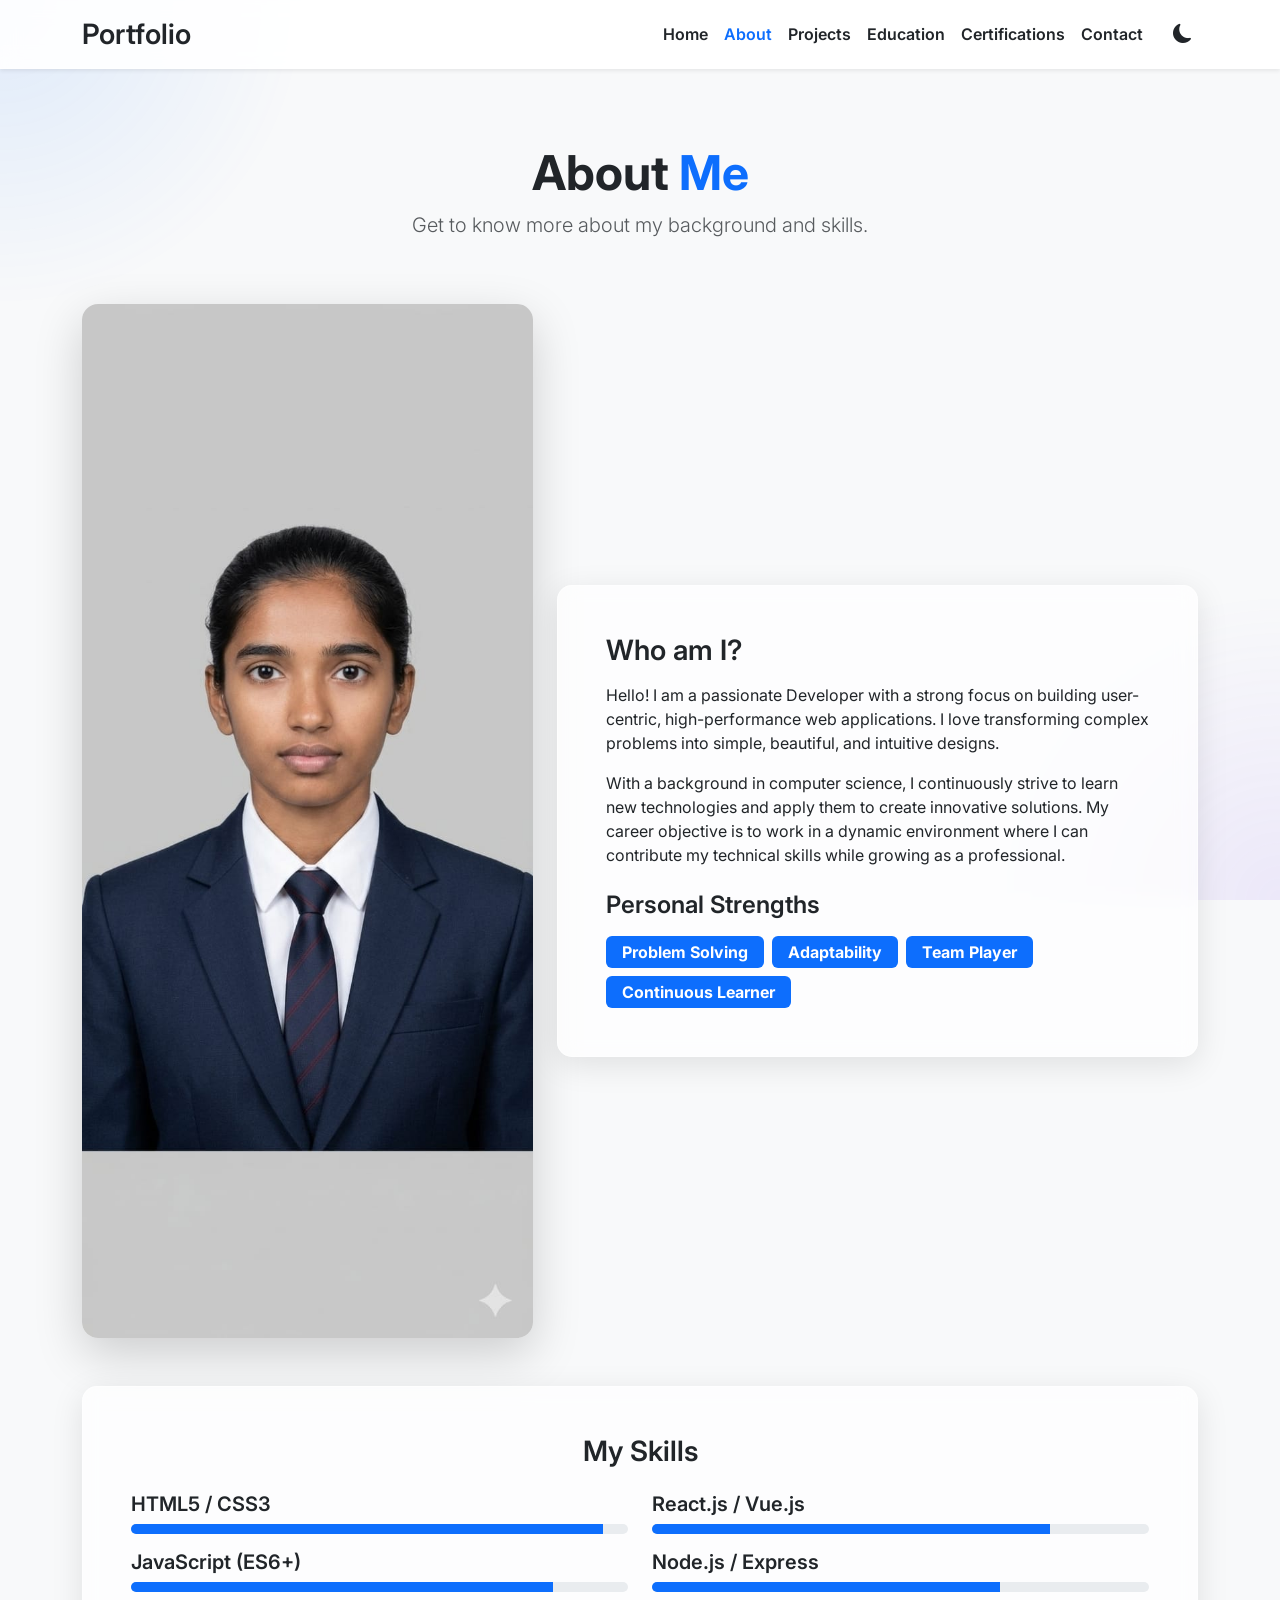
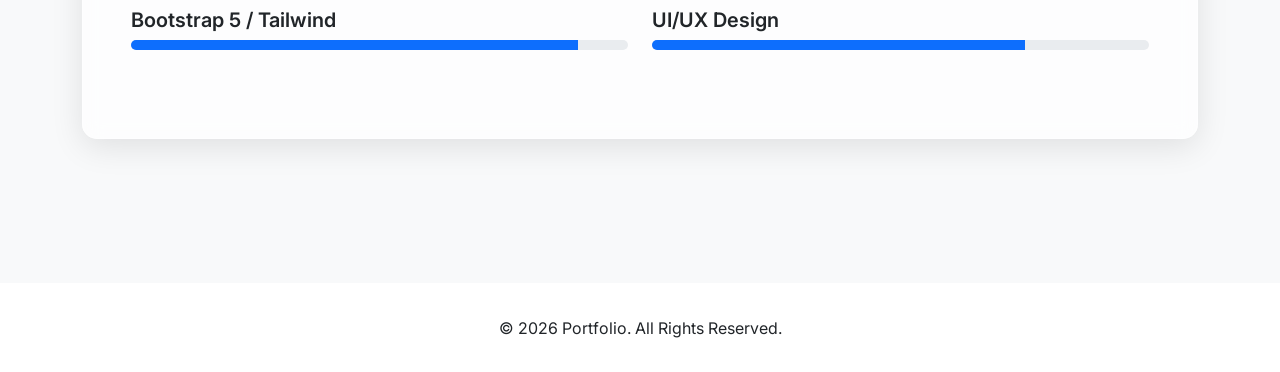
<file: pages/about.html>
<!DOCTYPE html>
<html lang="en">
<head>
    <meta charset="UTF-8">
    <meta name="viewport" content="width=device-width, initial-scale=1.0">
    <title>Portfolio | About</title>
    <!-- Bootstrap CSS -->
    <link href="https://cdn.jsdelivr.net/npm/bootstrap@5.3.0/dist/css/bootstrap.min.css" rel="stylesheet">
    <!-- Bootstrap Icons -->
    <link rel="stylesheet" href="https://cdn.jsdelivr.net/npm/bootstrap-icons@1.11.1/font/bootstrap-icons.css">
    <!-- AOS CSS -->
    <link href="https://unpkg.com/aos@2.3.1/dist/aos.css" rel="stylesheet">
    <!-- Custom CSS -->
    <link rel="stylesheet" href="../css/style.css">
</head>
<body>
    <!-- Preloader -->
    <div id="preloader">
        <div class="spinner"></div>
    </div>

    <!-- Navbar -->
    <nav class="navbar navbar-expand-lg fixed-top shadow-sm">
        <div class="container">
            <a class="navbar-brand fs-3" href="../index.html">Portfolio</a>
            <button class="navbar-toggler" type="button" data-bs-toggle="collapse" data-bs-target="#navbarNav">
                <span class="navbar-toggler-icon"></span>
            </button>
            <div class="collapse navbar-collapse" id="navbarNav">
                <ul class="navbar-nav ms-auto align-items-center">
                    <li class="nav-item"><a class="nav-link" href="../index.html">Home</a></li>
                    <li class="nav-item"><a class="nav-link" href="about.html">About</a></li>
                    <li class="nav-item"><a class="nav-link" href="projects.html">Projects</a></li>
                    <li class="nav-item"><a class="nav-link" href="education.html">Education</a></li>
                    <li class="nav-item"><a class="nav-link" href="certifications.html">Certifications</a></li>
                    <li class="nav-item"><a class="nav-link" href="contact.html">Contact</a></li>
                    <li class="nav-item ms-lg-3">
                        <button id="theme-toggle" class="theme-toggle-btn">
                            <i class="bi bi-moon-fill"></i>
                        </button>
                    </li>
                </ul>
            </div>
        </div>
    </nav>

    <!-- About Section -->
    <section class="py-5 mt-5" id="about">
        <div class="container py-5">
            <div class="row text-center mb-5" data-aos="fade-up">
                <div class="col">
                    <h2 class="display-5 fw-bold">About <span class="text-primary">Me</span></h2>
                    <p class="lead text-muted">Get to know more about my background and skills.</p>
                </div>
            </div>

            <div class="row align-items-center mb-5">
                <div class="col-md-5 mb-4 mb-md-0" data-aos="fade-right">
                    <img src="../images/image.jpeg" alt="About Me" class="img-fluid rounded-4 shadow-lg">
                </div>
                <div class="col-md-7" data-aos="fade-left">
                    <div class="glass-panel p-4 p-md-5">
                        <h3 class="mb-3">Who am I?</h3>
                        <p>Hello! I am a passionate Developer with a strong focus on building user-centric, high-performance web applications. I love transforming complex problems into simple, beautiful, and intuitive designs.</p>
                        <p>With a background in computer science, I continuously strive to learn new technologies and apply them to create innovative solutions. My career objective is to work in a dynamic environment where I can contribute my technical skills while growing as a professional.</p>
                        
                        <div class="mt-4">
                            <h4 class="mb-3">Personal Strengths</h4>
                            <div class="d-flex flex-wrap gap-2">
                                <span class="badge bg-primary px-3 py-2 fs-6">Problem Solving</span>
                                <span class="badge bg-primary px-3 py-2 fs-6">Adaptability</span>
                                <span class="badge bg-primary px-3 py-2 fs-6">Team Player</span>
                                <span class="badge bg-primary px-3 py-2 fs-6">Continuous Learner</span>
                            </div>
                        </div>
                    </div>
                </div>
            </div>

            <!-- Skills Section -->
            <div class="row mt-5" data-aos="fade-up">
                <div class="col-12">
                    <div class="glass-panel p-4 p-md-5">
                        <h3 class="text-center mb-4">My Skills</h3>
                        <div class="row">
                            <div class="col-md-6 mb-4">
                                <h5>HTML5 / CSS3</h5>
                                <div class="progress mb-3" style="height: 10px;">
                                    <div class="progress-bar bg-primary" role="progressbar" style="width: 95%" aria-valuenow="95" aria-valuemin="0" aria-valuemax="100"></div>
                                </div>
                                <h5>JavaScript (ES6+)</h5>
                                <div class="progress mb-3" style="height: 10px;">
                                    <div class="progress-bar bg-primary" role="progressbar" style="width: 85%" aria-valuenow="85" aria-valuemin="0" aria-valuemax="100"></div>
                                </div>
                                <h5>Bootstrap 5 / Tailwind</h5>
                                <div class="progress mb-3" style="height: 10px;">
                                    <div class="progress-bar bg-primary" role="progressbar" style="width: 90%" aria-valuenow="90" aria-valuemin="0" aria-valuemax="100"></div>
                                </div>
                            </div>
                            <div class="col-md-6 mb-4">
                                <h5>React.js / Vue.js</h5>
                                <div class="progress mb-3" style="height: 10px;">
                                    <div class="progress-bar bg-primary" role="progressbar" style="width: 80%" aria-valuenow="80" aria-valuemin="0" aria-valuemax="100"></div>
                                </div>
                                <h5>Node.js / Express</h5>
                                <div class="progress mb-3" style="height: 10px;">
                                    <div class="progress-bar bg-primary" role="progressbar" style="width: 70%" aria-valuenow="70" aria-valuemin="0" aria-valuemax="100"></div>
                                </div>
                                <h5>UI/UX Design</h5>
                                <div class="progress mb-3" style="height: 10px;">
                                    <div class="progress-bar bg-primary" role="progressbar" style="width: 75%" aria-valuenow="75" aria-valuemin="0" aria-valuemax="100"></div>
                                </div>
                            </div>
                        </div>
                    </div>
                </div>
            </div>
        </div>
    </section>

    <!-- Footer -->
    <footer>
        <div class="container">
            <p class="mb-0">&copy; 2026 Portfolio. All Rights Reserved.</p>
        </div>
    </footer>

    <!-- Bootstrap JS -->
    <script src="https://cdn.jsdelivr.net/npm/bootstrap@5.3.0/dist/js/bootstrap.bundle.min.js"></script>
    <!-- AOS JS -->
    <script src="https://unpkg.com/aos@2.3.1/dist/aos.js"></script>
    <!-- Custom JS -->
    <script src="../js/script.js"></script>
</body>
</html>
</file>
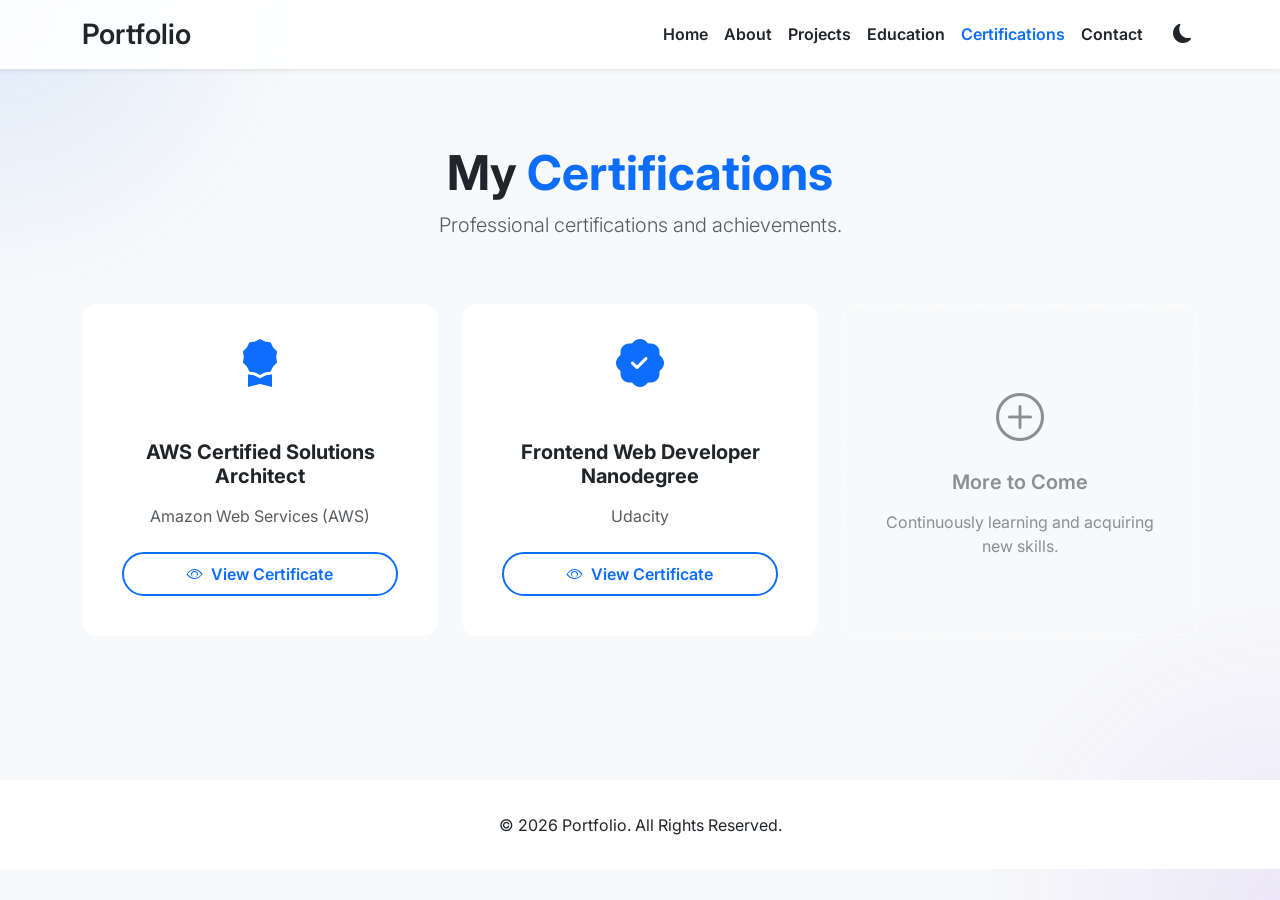
<file: pages/certifications.html>
<!DOCTYPE html>
<html lang="en">
<head>
    <meta charset="UTF-8">
    <meta name="viewport" content="width=device-width, initial-scale=1.0">
    <title>Portfolio | Certifications</title>
    <!-- Bootstrap CSS -->
    <link href="https://cdn.jsdelivr.net/npm/bootstrap@5.3.0/dist/css/bootstrap.min.css" rel="stylesheet">
    <!-- Bootstrap Icons -->
    <link rel="stylesheet" href="https://cdn.jsdelivr.net/npm/bootstrap-icons@1.11.1/font/bootstrap-icons.css">
    <!-- AOS CSS -->
    <link href="https://unpkg.com/aos@2.3.1/dist/aos.css" rel="stylesheet">
    <!-- Custom CSS -->
    <link rel="stylesheet" href="../css/style.css">
</head>
<body>
    <!-- Preloader -->
    <div id="preloader">
        <div class="spinner"></div>
    </div>

    <!-- Navbar -->
    <nav class="navbar navbar-expand-lg fixed-top shadow-sm">
        <div class="container">
            <a class="navbar-brand fs-3" href="../index.html">Portfolio</a>
            <button class="navbar-toggler" type="button" data-bs-toggle="collapse" data-bs-target="#navbarNav">
                <span class="navbar-toggler-icon"></span>
            </button>
            <div class="collapse navbar-collapse" id="navbarNav">
                <ul class="navbar-nav ms-auto align-items-center">
                    <li class="nav-item"><a class="nav-link" href="../index.html">Home</a></li>
                    <li class="nav-item"><a class="nav-link" href="about.html">About</a></li>
                    <li class="nav-item"><a class="nav-link" href="projects.html">Projects</a></li>
                    <li class="nav-item"><a class="nav-link" href="education.html">Education</a></li>
                    <li class="nav-item"><a class="nav-link" href="certifications.html">Certifications</a></li>
                    <li class="nav-item"><a class="nav-link" href="contact.html">Contact</a></li>
                    <li class="nav-item ms-lg-3">
                        <button id="theme-toggle" class="theme-toggle-btn">
                            <i class="bi bi-moon-fill"></i>
                        </button>
                    </li>
                </ul>
            </div>
        </div>
    </nav>

    <!-- Certifications Section -->
    <section class="py-5 mt-5" id="certifications">
        <div class="container py-5">
            <div class="row text-center mb-5" data-aos="fade-up">
                <div class="col">
                    <h2 class="display-5 fw-bold">My <span class="text-primary">Certifications</span></h2>
                    <p class="lead text-muted">Professional certifications and achievements.</p>
                </div>
            </div>

            <div class="row g-4">
                <!-- Certificate 1 -->
                <div class="col-md-6 col-lg-4" data-aos="fade-up" data-aos-delay="100">
                    <div class="card custom-card h-100 border-0 text-center p-3">
                        <div class="mb-3 mt-2">
                            <i class="bi bi-award-fill text-primary" style="font-size: 3rem;"></i>
                        </div>
                        <div class="card-body d-flex flex-column">
                            <h5 class="card-title fw-bold">AWS Certified Solutions Architect</h5>
                            <p class="card-text text-muted mb-4">Amazon Web Services (AWS)</p>
                            <div class="mt-auto">
                                <a href="#" class="btn btn-outline-custom w-100" data-bs-toggle="modal" data-bs-target="#certModal"><i class="bi bi-eye me-2"></i>View Certificate</a>
                            </div>
                        </div>
                    </div>
                </div>

                <!-- Certificate 2 -->
                <div class="col-md-6 col-lg-4" data-aos="fade-up" data-aos-delay="200">
                    <div class="card custom-card h-100 border-0 text-center p-3">
                        <div class="mb-3 mt-2">
                            <i class="bi bi-patch-check-fill text-primary" style="font-size: 3rem;"></i>
                        </div>
                        <div class="card-body d-flex flex-column">
                            <h5 class="card-title fw-bold">Frontend Web Developer Nanodegree</h5>
                            <p class="card-text text-muted mb-4">Udacity</p>
                            <div class="mt-auto">
                                <a href="#" class="btn btn-outline-custom w-100" data-bs-toggle="modal" data-bs-target="#certModal"><i class="bi bi-eye me-2"></i>View Certificate</a>
                            </div>
                        </div>
                    </div>
                </div>

                <!-- Placeholder for Future Certificates -->
                <div class="col-md-6 col-lg-4" data-aos="fade-up" data-aos-delay="300">
                    <div class="card custom-card h-100 border-0 text-center p-3" style="border: 2px dashed var(--glass-border) !important; background: transparent; box-shadow: none;">
                        <div class="card-body d-flex flex-column justify-content-center align-items-center opacity-50">
                            <i class="bi bi-plus-circle mb-3" style="font-size: 3rem;"></i>
                            <h5 class="card-title">More to Come</h5>
                            <p class="card-text mb-0">Continuously learning and acquiring new skills.</p>
                        </div>
                    </div>
                </div>
            </div>
        </div>
    </section>

    <!-- Certificate Modal -->
    <div class="modal fade" id="certModal" tabindex="-1" aria-labelledby="certModalLabel" aria-hidden="true">
      <div class="modal-dialog modal-dialog-centered modal-lg">
        <div class="modal-content glass-panel border-0">
          <div class="modal-header border-bottom-0">
            <h5 class="modal-title fw-bold" id="certModalLabel">Certificate Viewer</h5>
            <button type="button" class="btn-close shadow-none" data-bs-dismiss="modal" aria-label="Close" style="filter: var(--text-color) == '#f8f9fa' ? 'invert(1)' : 'none';"></button>
          </div>
          <div class="modal-body text-center">
            <div class="p-5 border rounded bg-light text-dark">
                <i class="bi bi-file-earmark-image display-1 text-muted mb-3"></i>
                <h4>Certificate Image Placeholder</h4>
                <p class="text-muted">Actual certificate image will be displayed here.</p>
            </div>
          </div>
          <div class="modal-footer border-top-0">
            <button type="button" class="btn btn-secondary rounded-pill px-4" data-bs-dismiss="modal">Close</button>
          </div>
        </div>
      </div>
    </div>

    <!-- Footer -->
    <footer>
        <div class="container">
            <p class="mb-0">&copy; 2026 Portfolio. All Rights Reserved.</p>
        </div>
    </footer>

    <!-- Bootstrap JS -->
    <script src="https://cdn.jsdelivr.net/npm/bootstrap@5.3.0/dist/js/bootstrap.bundle.min.js"></script>
    <!-- AOS JS -->
    <script src="https://unpkg.com/aos@2.3.1/dist/aos.js"></script>
    <!-- Custom JS -->
    <script src="../js/script.js"></script>
</body>
</html>
</file>
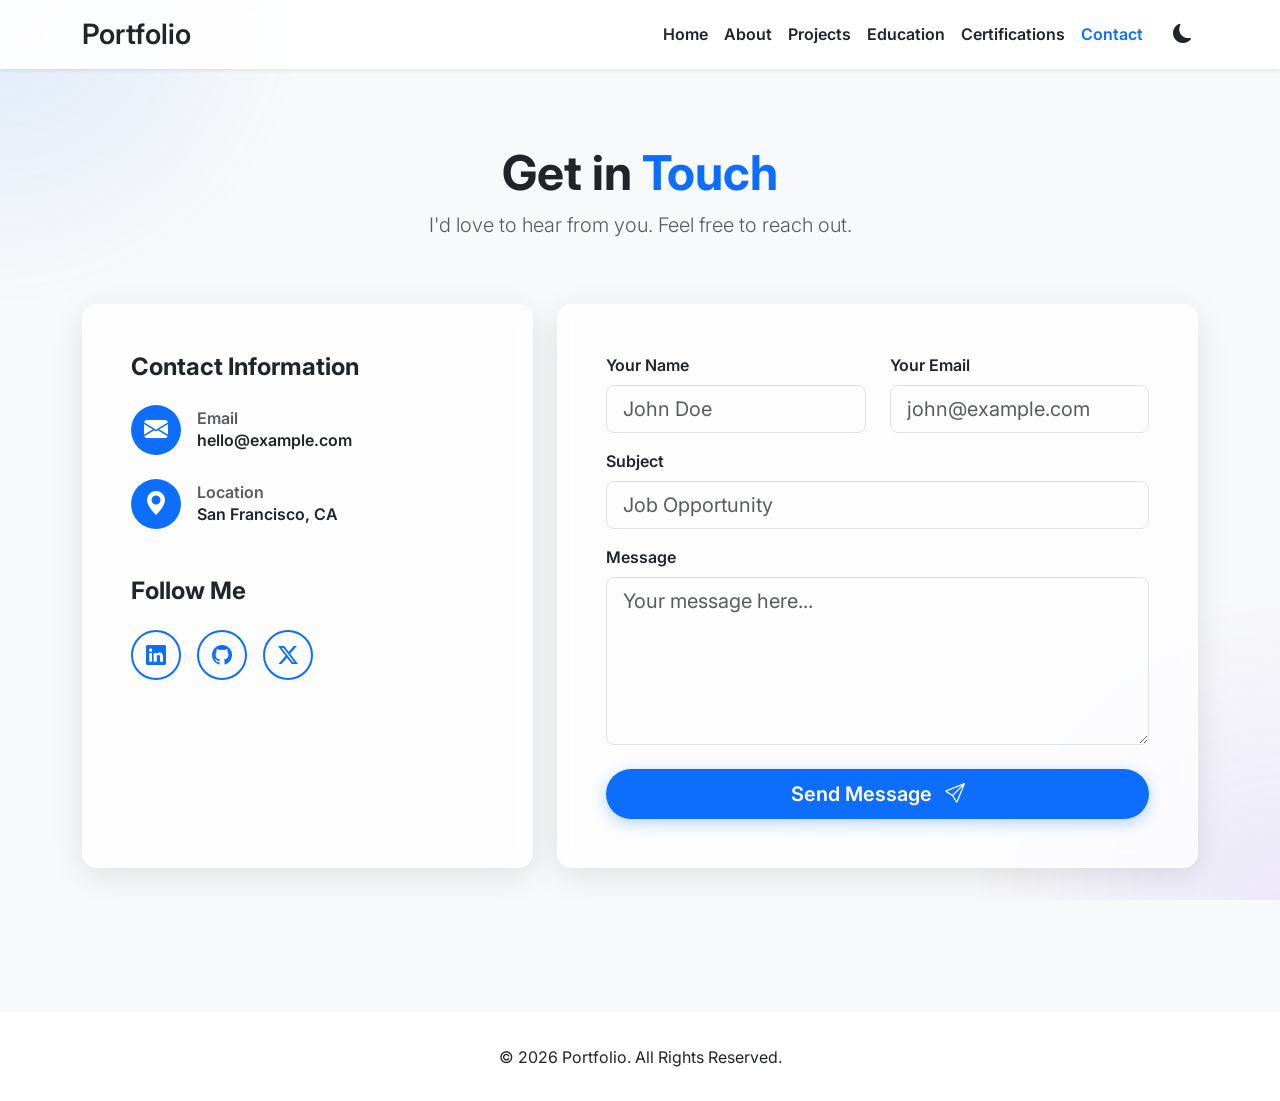
<file: pages/contact.html>
<!DOCTYPE html>
<html lang="en">
<head>
    <meta charset="UTF-8">
    <meta name="viewport" content="width=device-width, initial-scale=1.0">
    <title>Portfolio | Contact</title>
    <!-- Bootstrap CSS -->
    <link href="https://cdn.jsdelivr.net/npm/bootstrap@5.3.0/dist/css/bootstrap.min.css" rel="stylesheet">
    <!-- Bootstrap Icons -->
    <link rel="stylesheet" href="https://cdn.jsdelivr.net/npm/bootstrap-icons@1.11.1/font/bootstrap-icons.css">
    <!-- AOS CSS -->
    <link href="https://unpkg.com/aos@2.3.1/dist/aos.css" rel="stylesheet">
    <!-- Custom CSS -->
    <link rel="stylesheet" href="../css/style.css">
</head>
<body>
    <!-- Preloader -->
    <div id="preloader">
        <div class="spinner"></div>
    </div>

    <!-- Navbar -->
    <nav class="navbar navbar-expand-lg fixed-top shadow-sm">
        <div class="container">
            <a class="navbar-brand fs-3" href="../index.html">Portfolio</a>
            <button class="navbar-toggler" type="button" data-bs-toggle="collapse" data-bs-target="#navbarNav">
                <span class="navbar-toggler-icon"></span>
            </button>
            <div class="collapse navbar-collapse" id="navbarNav">
                <ul class="navbar-nav ms-auto align-items-center">
                    <li class="nav-item"><a class="nav-link" href="../index.html">Home</a></li>
                    <li class="nav-item"><a class="nav-link" href="about.html">About</a></li>
                    <li class="nav-item"><a class="nav-link" href="projects.html">Projects</a></li>
                    <li class="nav-item"><a class="nav-link" href="education.html">Education</a></li>
                    <li class="nav-item"><a class="nav-link" href="certifications.html">Certifications</a></li>
                    <li class="nav-item"><a class="nav-link" href="contact.html">Contact</a></li>
                    <li class="nav-item ms-lg-3">
                        <button id="theme-toggle" class="theme-toggle-btn">
                            <i class="bi bi-moon-fill"></i>
                        </button>
                    </li>
                </ul>
            </div>
        </div>
    </nav>

    <!-- Contact Section -->
    <section class="py-5 mt-5" id="contact">
        <div class="container py-5">
            <div class="row text-center mb-5" data-aos="fade-up">
                <div class="col">
                    <h2 class="display-5 fw-bold">Get in <span class="text-primary">Touch</span></h2>
                    <p class="lead text-muted">I'd love to hear from you. Feel free to reach out.</p>
                </div>
            </div>

            <div class="row justify-content-center">
                <div class="col-lg-5 mb-5 mb-lg-0" data-aos="fade-right">
                    <div class="glass-panel p-5 h-100">
                        <h4 class="mb-4 fw-bold">Contact Information</h4>
                        <div class="d-flex align-items-center mb-4">
                            <div class="bg-primary text-white rounded-circle d-flex justify-content-center align-items-center me-3" style="width: 50px; height: 50px;">
                                <i class="bi bi-envelope-fill fs-4"></i>
                            </div>
                            <div>
                                <h6 class="mb-0 text-muted">Email</h6>
                                <a href="mailto:hello@example.com" class="text-decoration-none fw-semibold text-reset">hello@example.com</a>
                            </div>
                        </div>
                        <div class="d-flex align-items-center mb-4">
                            <div class="bg-primary text-white rounded-circle d-flex justify-content-center align-items-center me-3" style="width: 50px; height: 50px;">
                                <i class="bi bi-geo-alt-fill fs-4"></i>
                            </div>
                            <div>
                                <h6 class="mb-0 text-muted">Location</h6>
                                <p class="mb-0 fw-semibold">San Francisco, CA</p>
                            </div>
                        </div>

                        <h4 class="mt-5 mb-4 fw-bold">Follow Me</h4>
                        <div class="d-flex gap-3">
                            <a href="#" class="btn btn-outline-custom rounded-circle d-flex justify-content-center align-items-center" style="width: 50px; height: 50px; padding: 0;">
                                <i class="bi bi-linkedin fs-5"></i>
                            </a>
                            <a href="#" class="btn btn-outline-custom rounded-circle d-flex justify-content-center align-items-center" style="width: 50px; height: 50px; padding: 0;">
                                <i class="bi bi-github fs-5"></i>
                            </a>
                            <a href="#" class="btn btn-outline-custom rounded-circle d-flex justify-content-center align-items-center" style="width: 50px; height: 50px; padding: 0;">
                                <i class="bi bi-twitter-x fs-5"></i>
                            </a>
                        </div>
                    </div>
                </div>

                <div class="col-lg-7" data-aos="fade-left">
                    <div class="glass-panel p-5">
                        <form id="contactForm">
                            <div class="row mb-3">
                                <div class="col-md-6 mb-3 mb-md-0">
                                    <label for="name" class="form-label fw-semibold">Your Name</label>
                                    <input type="text" class="form-control form-control-lg bg-transparent" id="name" placeholder="John Doe" required>
                                </div>
                                <div class="col-md-6">
                                    <label for="email" class="form-label fw-semibold">Your Email</label>
                                    <input type="email" class="form-control form-control-lg bg-transparent" id="email" placeholder="john@example.com" required>
                                </div>
                            </div>
                            <div class="mb-3">
                                <label for="subject" class="form-label fw-semibold">Subject</label>
                                <input type="text" class="form-control form-control-lg bg-transparent" id="subject" placeholder="Job Opportunity" required>
                            </div>
                            <div class="mb-4">
                                <label for="message" class="form-label fw-semibold">Message</label>
                                <textarea class="form-control form-control-lg bg-transparent" id="message" rows="5" placeholder="Your message here..." required></textarea>
                            </div>
                            <button type="submit" class="btn btn-custom btn-lg w-100">Send Message <i class="bi bi-send ms-2"></i></button>
                        </form>
                    </div>
                </div>
            </div>
        </div>
    </section>

    <!-- Footer -->
    <footer>
        <div class="container">
            <p class="mb-0">&copy; 2026 Portfolio. All Rights Reserved.</p>
        </div>
    </footer>

    <!-- Bootstrap JS -->
    <script src="https://cdn.jsdelivr.net/npm/bootstrap@5.3.0/dist/js/bootstrap.bundle.min.js"></script>
    <!-- AOS JS -->
    <script src="https://unpkg.com/aos@2.3.1/dist/aos.js"></script>
    <!-- Custom JS -->
    <script src="../js/script.js"></script>
    <script>
        document.getElementById('contactForm').addEventListener('submit', function(e) {
            e.preventDefault();
            alert('Thank you for your message! This is a demo form.');
            this.reset();
        });
    </script>
</body>
</html>
</file>
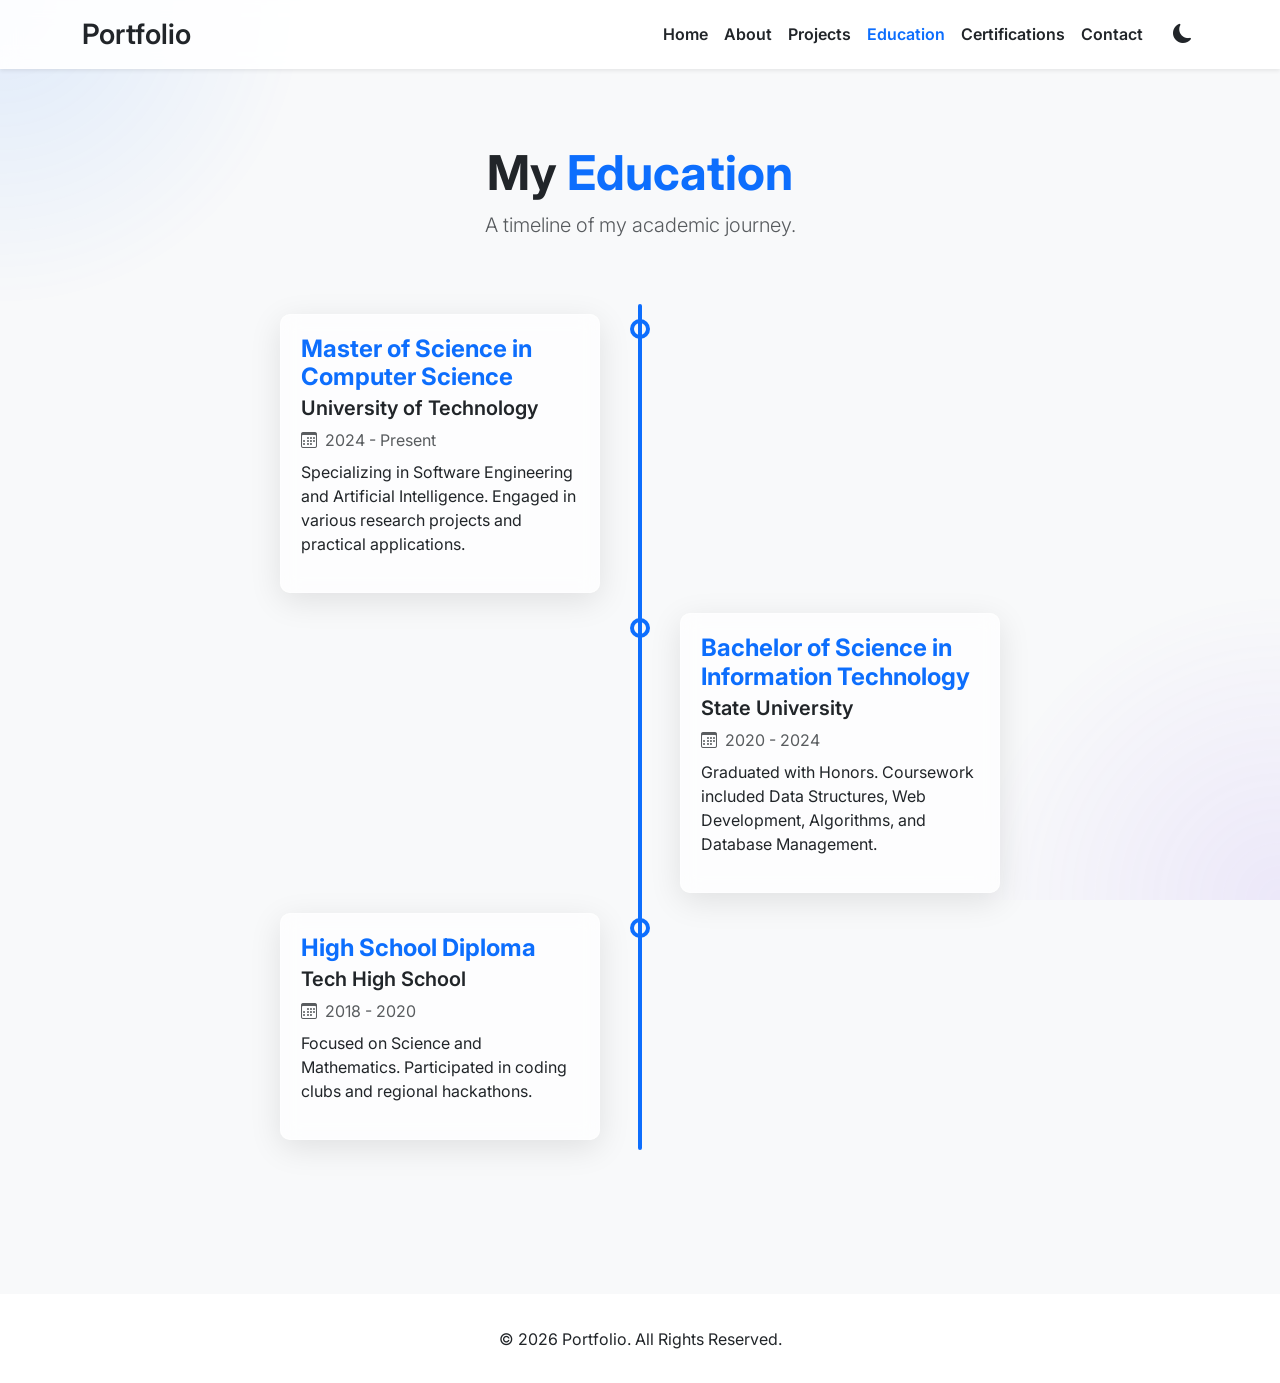
<file: pages/education.html>
<!DOCTYPE html>
<html lang="en">
<head>
    <meta charset="UTF-8">
    <meta name="viewport" content="width=device-width, initial-scale=1.0">
    <title>Portfolio | Education</title>
    <!-- Bootstrap CSS -->
    <link href="https://cdn.jsdelivr.net/npm/bootstrap@5.3.0/dist/css/bootstrap.min.css" rel="stylesheet">
    <!-- Bootstrap Icons -->
    <link rel="stylesheet" href="https://cdn.jsdelivr.net/npm/bootstrap-icons@1.11.1/font/bootstrap-icons.css">
    <!-- AOS CSS -->
    <link href="https://unpkg.com/aos@2.3.1/dist/aos.css" rel="stylesheet">
    <!-- Custom CSS -->
    <link rel="stylesheet" href="../css/style.css">
</head>
<body>
    <!-- Preloader -->
    <div id="preloader">
        <div class="spinner"></div>
    </div>

    <!-- Navbar -->
    <nav class="navbar navbar-expand-lg fixed-top shadow-sm">
        <div class="container">
            <a class="navbar-brand fs-3" href="../index.html">Portfolio</a>
            <button class="navbar-toggler" type="button" data-bs-toggle="collapse" data-bs-target="#navbarNav">
                <span class="navbar-toggler-icon"></span>
            </button>
            <div class="collapse navbar-collapse" id="navbarNav">
                <ul class="navbar-nav ms-auto align-items-center">
                    <li class="nav-item"><a class="nav-link" href="../index.html">Home</a></li>
                    <li class="nav-item"><a class="nav-link" href="about.html">About</a></li>
                    <li class="nav-item"><a class="nav-link" href="projects.html">Projects</a></li>
                    <li class="nav-item"><a class="nav-link" href="education.html">Education</a></li>
                    <li class="nav-item"><a class="nav-link" href="certifications.html">Certifications</a></li>
                    <li class="nav-item"><a class="nav-link" href="contact.html">Contact</a></li>
                    <li class="nav-item ms-lg-3">
                        <button id="theme-toggle" class="theme-toggle-btn">
                            <i class="bi bi-moon-fill"></i>
                        </button>
                    </li>
                </ul>
            </div>
        </div>
    </nav>

    <!-- Education Section -->
    <section class="py-5 mt-5" id="education">
        <div class="container py-5">
            <div class="row text-center mb-5" data-aos="fade-up">
                <div class="col">
                    <h2 class="display-5 fw-bold">My <span class="text-primary">Education</span></h2>
                    <p class="lead text-muted">A timeline of my academic journey.</p>
                </div>
            </div>

            <div class="timeline">
                <!-- Education Item 1 -->
                <div class="timeline-item left" data-aos="fade-right">
                    <div class="timeline-content glass-panel">
                        <h4 class="text-primary fw-bold mb-1">Master of Science in Computer Science</h4>
                        <h5 class="mb-2">University of Technology</h5>
                        <p class="text-muted mb-2"><i class="bi bi-calendar3 me-2"></i>2024 - Present</p>
                        <p>Specializing in Software Engineering and Artificial Intelligence. Engaged in various research projects and practical applications.</p>
                    </div>
                </div>

                <!-- Education Item 2 -->
                <div class="timeline-item right" data-aos="fade-left">
                    <div class="timeline-content glass-panel">
                        <h4 class="text-primary fw-bold mb-1">Bachelor of Science in Information Technology</h4>
                        <h5 class="mb-2">State University</h5>
                        <p class="text-muted mb-2"><i class="bi bi-calendar3 me-2"></i>2020 - 2024</p>
                        <p>Graduated with Honors. Coursework included Data Structures, Web Development, Algorithms, and Database Management.</p>
                    </div>
                </div>

                <!-- Education Item 3 -->
                <div class="timeline-item left" data-aos="fade-right">
                    <div class="timeline-content glass-panel">
                        <h4 class="text-primary fw-bold mb-1">High School Diploma</h4>
                        <h5 class="mb-2">Tech High School</h5>
                        <p class="text-muted mb-2"><i class="bi bi-calendar3 me-2"></i>2018 - 2020</p>
                        <p>Focused on Science and Mathematics. Participated in coding clubs and regional hackathons.</p>
                    </div>
                </div>
            </div>
        </div>
    </section>

    <!-- Footer -->
    <footer>
        <div class="container">
            <p class="mb-0">&copy; 2026 Portfolio. All Rights Reserved.</p>
        </div>
    </footer>

    <!-- Bootstrap JS -->
    <script src="https://cdn.jsdelivr.net/npm/bootstrap@5.3.0/dist/js/bootstrap.bundle.min.js"></script>
    <!-- AOS JS -->
    <script src="https://unpkg.com/aos@2.3.1/dist/aos.js"></script>
    <!-- Custom JS -->
    <script src="../js/script.js"></script>
</body>
</html>
</file>
<file: css/style.css>
/* css/style.css */

@import url('https://fonts.googleapis.com/css2?family=Inter:wght@300;400;600;800&display=swap');

:root {
  /* Light Mode Colors */
  --bg-color: #f8f9fa;
  --text-color: #212529;
  --primary-color: #0d6efd;
  --secondary-color: #6c757d;
  --glass-bg: rgba(255, 255, 255, 0.7);
  --glass-border: rgba(255, 255, 255, 0.5);
  --shadow-color: rgba(0, 0, 0, 0.1);
  --card-bg: #ffffff;
  --nav-bg: rgba(255, 255, 255, 0.9);
}

[data-theme="dark"] {
  /* Dark Mode Colors */
  --bg-color: #121212;
  --text-color: #f8f9fa;
  --primary-color: #3b82f6;
  --secondary-color: #adb5bd;
  --glass-bg: rgba(30, 30, 30, 0.7);
  --glass-border: rgba(255, 255, 255, 0.1);
  --shadow-color: rgba(0, 0, 0, 0.5);
  --card-bg: #1e1e1e;
  --nav-bg: rgba(18, 18, 18, 0.9);
}

body {
  font-family: 'Inter', sans-serif;
  background-color: var(--bg-color);
  color: var(--text-color);
  transition: background-color 0.4s ease, color 0.4s ease;
  overflow-x: hidden;
  margin: 0;
  padding: 0;
}

/* Background Animation */
body::before {
  content: "";
  position: fixed;
  top: 0; left: 0; right: 0; bottom: 0;
  background: radial-gradient(circle at top left, var(--primary-color) 0%, transparent 20%),
              radial-gradient(circle at bottom right, #8b5cf6 0%, transparent 20%);
  opacity: 0.1;
  z-index: -1;
  pointer-events: none;
}

h1, h2, h3, h4, h5, h6 {
  font-weight: 600;
}

/* Glassmorphism Classes */
.glass-panel {
  background: var(--glass-bg);
  backdrop-filter: blur(10px);
  -webkit-backdrop-filter: blur(10px);
  border: 1px solid var(--glass-border);
  box-shadow: 0 8px 32px var(--shadow-color);
  border-radius: 15px;
}

/* Navbar */
.navbar {
  background: var(--nav-bg) !important;
  backdrop-filter: blur(10px);
  transition: background-color 0.4s ease;
  border-bottom: 1px solid var(--glass-border);
}

.navbar-brand, .nav-link {
  color: var(--text-color) !important;
  font-weight: 600;
  transition: color 0.3s ease;
}

.nav-link:hover, .nav-link.active {
  color: var(--primary-color) !important;
}

.theme-toggle-btn {
  background: none;
  border: none;
  color: var(--text-color);
  font-size: 1.2rem;
  cursor: pointer;
}

/* Buttons */
.btn-custom {
  background-color: var(--primary-color);
  color: #fff;
  border-radius: 30px;
  padding: 10px 25px;
  font-weight: 600;
  transition: all 0.3s ease;
  border: none;
  box-shadow: 0 4px 15px rgba(13, 110, 253, 0.3);
}

.btn-custom:hover {
  background-color: #0b5ed7;
  transform: translateY(-2px);
  color: #fff;
}

.btn-outline-custom {
  background-color: transparent;
  color: var(--primary-color);
  border: 2px solid var(--primary-color);
  border-radius: 30px;
  padding: 8px 23px;
  font-weight: 600;
  transition: all 0.3s ease;
}

.btn-outline-custom:hover {
  background-color: var(--primary-color);
  color: #fff;
  transform: translateY(-2px);
}

/* Hero Section */
.hero-section {
  min-height: 100vh;
  display: flex;
  align-items: center;
  justify-content: center;
  padding-top: 80px;
}

.profile-photo {
  width: 250px;
  height: 250px;
  object-fit: cover;
  border-radius: 50%;
  border: 5px solid var(--primary-color);
  box-shadow: 0 10px 30px var(--shadow-color);
  transition: transform 0.4s ease;
}

.profile-photo:hover {
  transform: scale(1.05);
}

.typed-text {
  color: var(--primary-color);
  font-weight: 600;
}

/* Cards (Projects & Certificates) */
.custom-card {
  background-color: var(--card-bg);
  border: 1px solid var(--glass-border);
  border-radius: 15px;
  overflow: hidden;
  transition: transform 0.3s ease, box-shadow 0.3s ease;
}

.custom-card:hover {
  transform: translateY(-10px);
  box-shadow: 0 15px 30px var(--shadow-color);
}

.card-img-top {
  height: 200px;
  object-fit: cover;
  transition: transform 0.5s ease;
}

.custom-card:hover .card-img-top {
  transform: scale(1.1);
}

.card-body {
  padding: 1.5rem;
  color: var(--text-color);
}

.card-title {
  font-size: 1.25rem;
  font-weight: 600;
  margin-bottom: 1rem;
}

/* Education Timeline */
.timeline {
  position: relative;
  max-width: 800px;
  margin: 0 auto;
}

.timeline::after {
  content: '';
  position: absolute;
  width: 4px;
  background-color: var(--primary-color);
  top: 0;
  bottom: 0;
  left: 50%;
  margin-left: -2px;
  border-radius: 2px;
}

.timeline-item {
  padding: 10px 40px;
  position: relative;
  background-color: inherit;
  width: 50%;
}

.timeline-item::after {
  content: '';
  position: absolute;
  width: 20px;
  height: 20px;
  right: -10px;
  background-color: var(--bg-color);
  border: 4px solid var(--primary-color);
  top: 15px;
  border-radius: 50%;
  z-index: 1;
}

.left { left: 0; }
.right { left: 50%; }
.right::after { left: -10px; }

.timeline-content {
  padding: 20px;
  border-radius: 10px;
}

@media screen and (max-width: 768px) {
  .timeline::after { left: 31px; }
  .timeline-item { width: 100%; padding-left: 70px; padding-right: 25px; }
  .timeline-item::after { left: 21px; }
  .right { left: 0%; }
}

/* Preloader */
#preloader {
  position: fixed;
  top: 0; left: 0; right: 0; bottom: 0;
  background-color: var(--bg-color);
  z-index: 9999;
  display: flex;
  justify-content: center;
  align-items: center;
  transition: opacity 0.5s ease;
}

.spinner {
  width: 50px; height: 50px;
  border: 5px solid var(--secondary-color);
  border-top-color: var(--primary-color);
  border-radius: 50%;
  animation: spin 1s linear infinite;
}

@keyframes spin { 100% { transform: rotate(360deg); } }

/* Footer */
footer {
  text-align: center;
  padding: 2rem 0;
  background: var(--nav-bg);
  border-top: 1px solid var(--glass-border);
  margin-top: 3rem;
}
</file>
